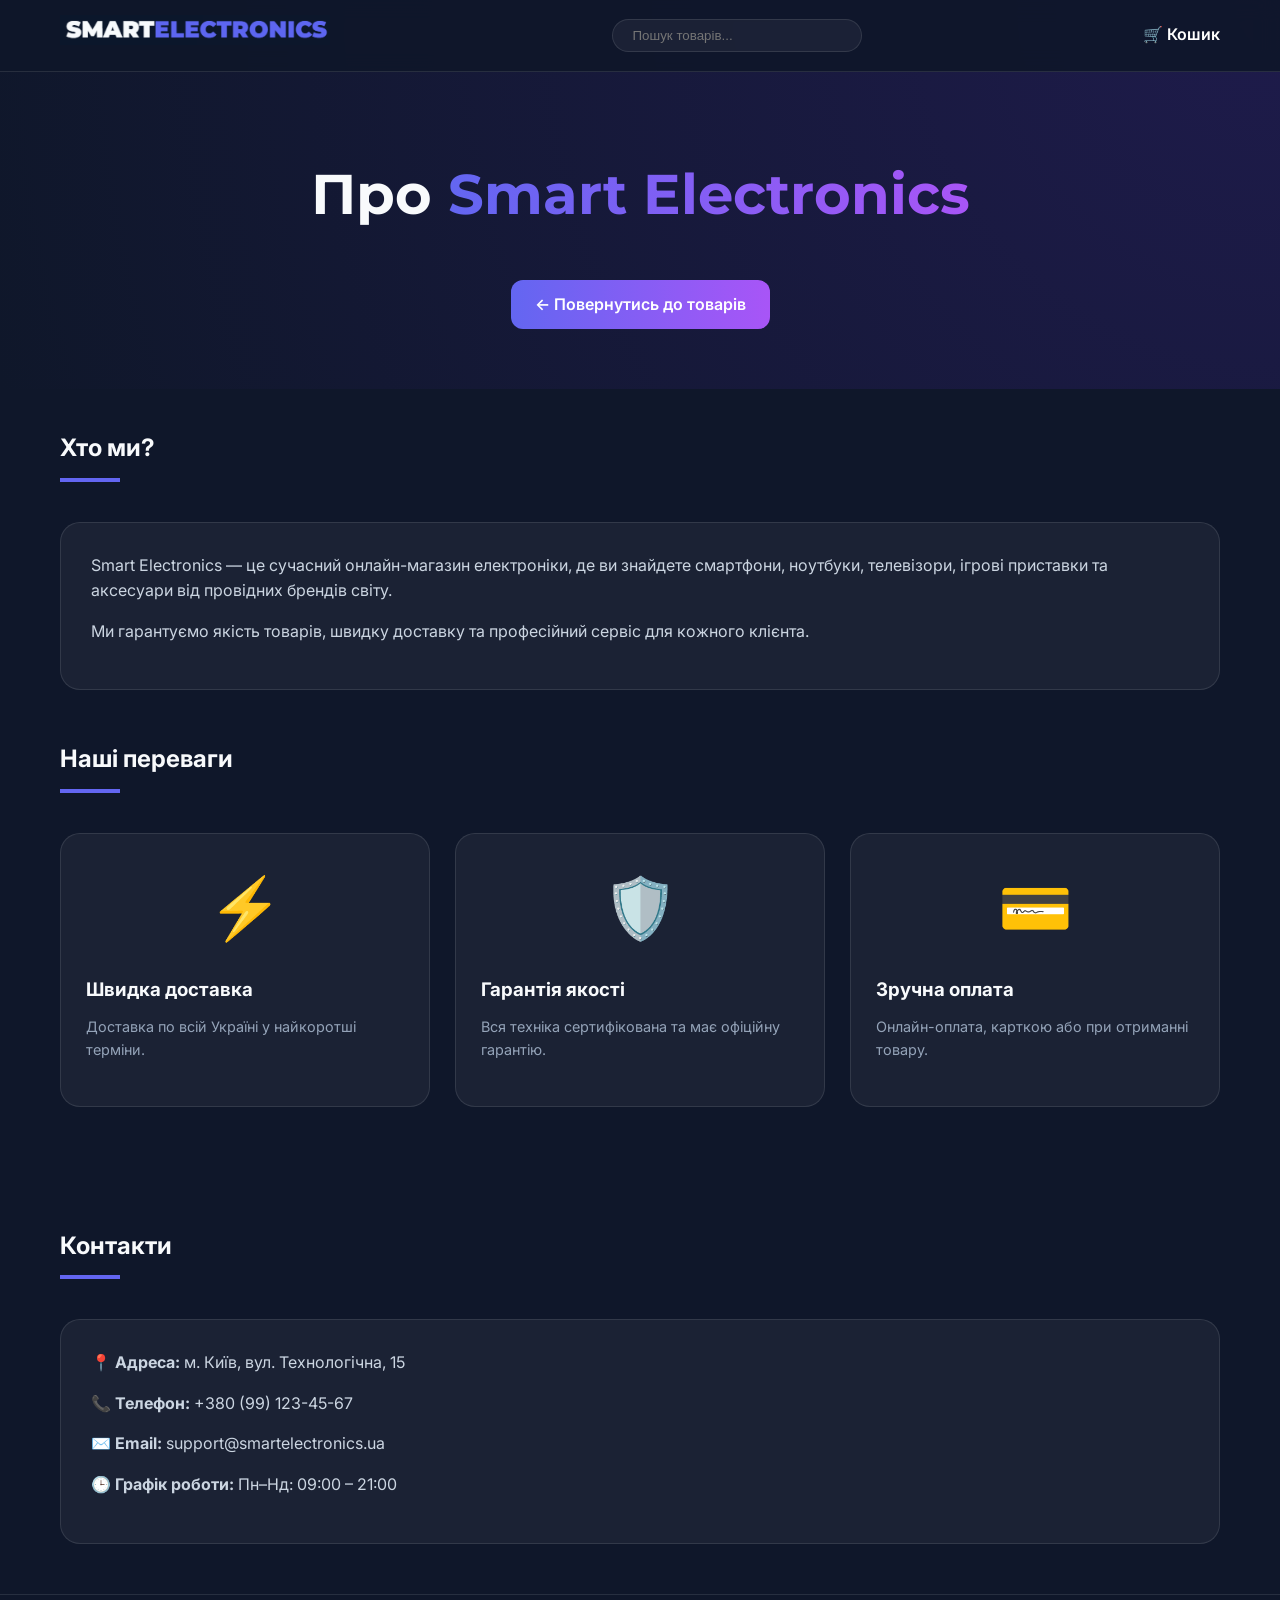
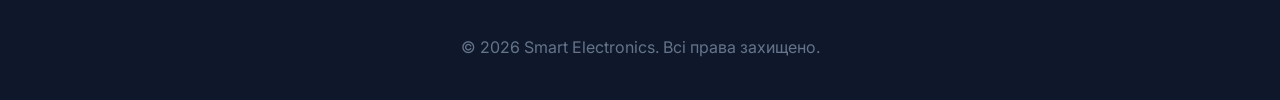
<file: info.html>
<!DOCTYPE html>
<html lang="uk">
<head>
    <meta charset="UTF-8">
    <meta name="viewport" content="width=device-width, initial-scale=1.0">
    <title>Про магазин | Smart Electronics</title>

    <link rel="stylesheet" href="style.css">

    <link href="https://fonts.googleapis.com/css2?family=Montserrat:wght@700;900&family=Inter:wght@400;600&display=swap" rel="stylesheet">
</head>
<body>

    <nav class="glass-nav">
        <div class="nav-content">

            <div class="logo">
                <a href="index.html">
                    <img src="Smart.png" width="270px">
                </a>
            </div>

            <div class="search-bar">
                <input type="text" placeholder="Пошук товарів...">
            </div>

            <div class="cart-preview">
                <a href="cart.html">🛒 Кошик</a>
            </div>

        </div>
    </nav>

    <header class="hero">
        <div class="container">

            <h1>Про <span>Smart Electronics</span></h1>


            <!-- КНОПКА НАЗАД -->
            <a href="index.html" class="back-btn">
                ← Повернутись до товарів
            </a>

        </div>
    </header>

    <main class="container">

        <section class="section-title">
            <h2>Хто ми?</h2>
            <div class="line"></div>
        </section>

        <div class="about-card">

            <p>
                Smart Electronics — це сучасний онлайн-магазин електроніки,
                де ви знайдете смартфони, ноутбуки, телевізори,
                ігрові приставки та аксесуари від провідних брендів світу.
            </p>

            <p>
                Ми гарантуємо якість товарів, швидку доставку
                та професійний сервіс для кожного клієнта.
            </p>

        </div>

        <section class="section-title">
            <h2>Наші переваги</h2>
            <div class="line"></div>
        </section>

        <div class="grid">

            <div class="card">
                <span class="img-placeholder">⚡</span>
                <h3>Швидка доставка</h3>

                <p class="desc">
                    Доставка по всій Україні у найкоротші терміни.
                </p>
            </div>

            <div class="card">
                <span class="img-placeholder">🛡️</span>

                <h3>Гарантія якості</h3>

                <p class="desc">
                    Вся техніка сертифікована та має офіційну гарантію.
                </p>
            </div>

            <div class="card">
                <span class="img-placeholder">💳</span>

                <h3>Зручна оплата</h3>

                <p class="desc">
                    Онлайн-оплата, карткою або при отриманні товару.
                </p>
            </div>

        </div>

        <section class="section-title">
            <h2>Контакти</h2>
            <div class="line"></div>
        </section>

        <div class="about-card">
            <p><strong>📍 Адреса:</strong> м. Київ, вул. Технологічна, 15</p>
            <p><strong>📞 Телефон:</strong> +380 (99) 123-45-67</p>
            <p><strong>✉️ Email:</strong> support@smartelectronics.ua</p>
            <p><strong>🕒 Графік роботи:</strong> Пн–Нд: 09:00 – 21:00</p>
        </div>

    </main>

    <footer class="simple-footer">
        <div class="container">
            <p>&copy; 2026 Smart Electronics. Всі права захищено.</p>
        </div>
    </footer>

</body>
</html>
</file>
<file: style.css>
:root {
  --primary: #6366f1;
  --secondary: #a855f7;
  --bg: #0f172a;
  --card-bg: rgba(255, 255, 255, 0.05);
  --text: #f8fafc;
}

* {
  margin: 0;
  padding: 0;
  box-sizing: border-box;
}

body {
  background-color: var(--bg);
  color: var(--text);
  font-family: 'Inter', sans-serif;
  line-height: 1.6;
}

.container {
  max-width: 1200px;
  margin: 0 auto;
  padding: 0 20px;
}

.glass-nav {
  position: fixed;
  top: 0;
  width: 100%;
  background: rgba(15, 23, 42, 0.9);
  backdrop-filter: blur(10px);
  z-index: 1000;
  border-bottom: 1px solid rgba(255, 255, 255, 0.1);
  padding: 15px 0;
}
.product_img {
  height: 200px;
  width: 100%;
  object-fit: contain;
}

.nav-content {
  max-width: 1200px;
  margin: 0 auto;
  padding: 0 20px;
  display: flex;
  justify-content: space-between;
  align-items: center;
}

.logo {
  font-family: 'Montserrat', sans-serif;
  font-weight: 900;
  font-size: 1.4rem;
}

.logo span { color: var(--primary); }

.search-bar input {
  background: var(--card-bg);
  border: 1px solid rgba(255, 255, 255, 0.1);
  padding: 8px 20px;
  border-radius: 20px;
  color: white;
  width: 250px;
}

.hero {
  padding: 150px 0 60px;
  text-align: center;
  background: radial-gradient(circle at top right, #1e1b4b, var(--bg));
}

.hero h1 {
  font-size: 3.5rem;
  font-family: 'Montserrat';
  margin-bottom: 15px;
}

.hero h1 span {
  background: linear-gradient(90deg, var(--primary), var(--secondary));
  -webkit-background-clip: text;
  -webkit-text-fill-color: transparent;
}

.section-title {
  margin: 40px 0;
}

.line {
  width: 60px;
  height: 4px;
  background: var(--primary);
  margin-top: 10px;
}

.grid {
  display: grid;
  grid-template-columns: repeat(auto-fill, minmax(280px, 1fr));
  gap: 25px;
  padding-bottom: 80px;
}

.card {
  background: var(--card-bg);
  border-radius: 20px;
  padding: 25px;
  border: 1px solid rgba(255, 255, 255, 0.1);
  transition: 0.3s;
}

.card:hover {
  border-color: var(--primary);
  transform: translateY(-5px);
  background: rgba(255, 255, 255, 0.08);
}

.img-placeholder {
  font-size: 60px;
  display: block;
  text-align: center;
  margin-bottom: 20px;
}

.desc {
  font-size: 0.9rem;
  color: #94a3b8;
  margin: 10px 0 20px;
}

.card-footer-row {
  display: flex;
  justify-content: space-between;
  align-items: center;
}

.price {
  font-weight: 700;
  font-size: 1.2rem;
}

.btn-buy {
  background: var(--primary);
  color: white;
  border: none;
  padding: 10px 20px;
  border-radius: 10px;
  font-weight: 600;
  cursor: pointer;
}

.simple-footer {
  padding: 40px 0;
  border-top: 1px solid rgba(255, 255, 255, 0.1);
  text-align: center;
  color: #64748b;
}

.about-card {
  background: var(--card-bg);
  padding: 30px;
  border-radius: 20px;
  margin-bottom: 50px;
  border: 1px solid rgba(255,255,255,0.1);
}

.about-card p {
  margin-bottom: 15px;
  color: #cbd5e1;
}

.cart-preview a {
  color: white;
  text-decoration: none;
  font-weight: 600;
}

.cart-preview a:hover {
  color: var(--primary);
}

/* КНОПКА НАЗАД */

.back-btn {
  display: inline-block;
  margin-top: 25px;
  padding: 12px 24px;
  background: linear-gradient(90deg, var(--primary), var(--secondary));
  color: white;
  text-decoration: none;
  border-radius: 12px;
  font-weight: 600;
  transition: 0.3s;
}

.back-btn:hover {
  transform: translateY(-3px);
  opacity: 0.9;
}

.cart-container {
  display: flex;
  flex-direction: column;
  gap: 25px;
  margin-bottom: 50px;
}

.cart-item {
  background: var(--card-bg);
  border-radius: 20px;
  padding: 20px;
  display: flex;
  align-items: center;
  gap: 25px;
  border: 1px solid rgba(255,255,255,0.1);
  transition: 0.3s;
}

.cart-item:hover {
  border-color: var(--primary);
  transform: translateY(-3px);
}

.cart-img {
  width: 120px;
  height: 120px;
  object-fit: contain;
  background: white;
  border-radius: 15px;
  padding: 10px;
}

.cart-info {
  flex: 1;
}

.cart-info h3 {
  margin-bottom: 10px;
  font-size: 1.3rem;
}

.cart-info p {
  color: #94a3b8;
}

.cart-price {
  font-size: 1.4rem;
  font-weight: 700;
  color: white;
}

.cart-summary {
  background: var(--card-bg);
  border-radius: 20px;
  padding: 30px;
  margin-bottom: 80px;
  border: 1px solid rgba(255,255,255,0.1);
  text-align: center;
}

.cart-summary h2 {
  margin-bottom: 15px;
}

.cart-summary span {
  display: block;
  font-size: 2rem;
  font-weight: 700;
  margin-bottom: 25px;
  color: var(--primary);
}

.checkout-btn {
  background: linear-gradient(90deg, var(--primary), var(--secondary));
  border: none;
  color: white;
  padding: 14px 30px;
  border-radius: 12px;
  font-size: 1rem;
  font-weight: 600;
  cursor: pointer;
  transition: 0.3s;
}

.checkout-btn:hover {
  transform: translateY(-3px);
  opacity: 0.9;
}

.checkout-form {
  background: var(--card-bg);
  padding: 35px;
  border-radius: 20px;
  border: 1px solid rgba(255,255,255,0.1);
  margin-bottom: 80px;
}

.form-group {
  display: flex;
  flex-direction: column;
  margin-bottom: 25px;
}

.form-group label {
  margin-bottom: 10px;
  font-weight: 600;
  color: white;
}

.form-group input,
.form-group select,
.form-group textarea {
  background: rgba(255,255,255,0.05);
  border: 1px solid rgba(255,255,255,0.1);
  padding: 14px 18px;
  border-radius: 12px;
  color: white;
  font-size: 1rem;
  outline: none;
  transition: 0.3s;
  font-family: 'Inter', sans-serif;
}

.form-group input:focus,
.form-group select:focus,
.form-group textarea:focus {
  border-color: var(--primary);
  background: rgba(255,255,255,0.08);
}

.form-group textarea {
  resize: vertical;
}

.form-group select option {
  background: #1e293b;
  color: white;
}
</file>
